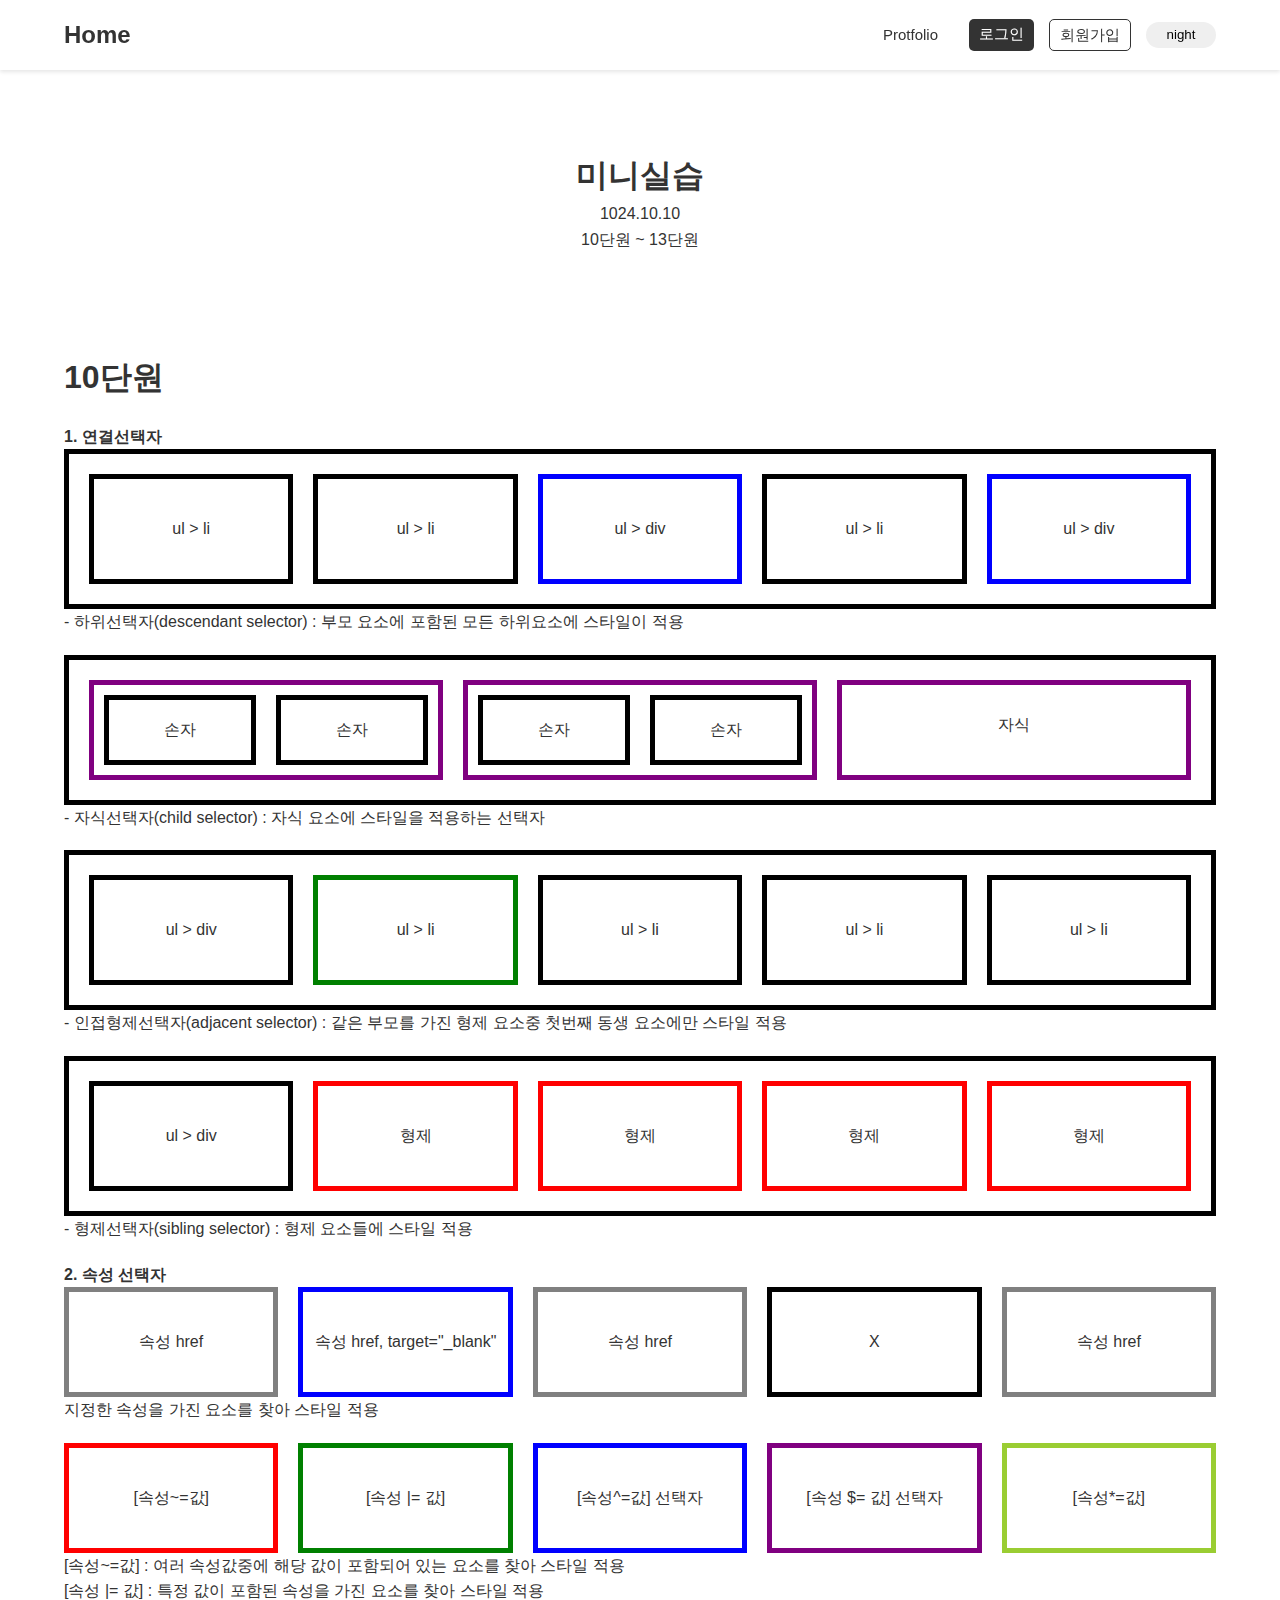
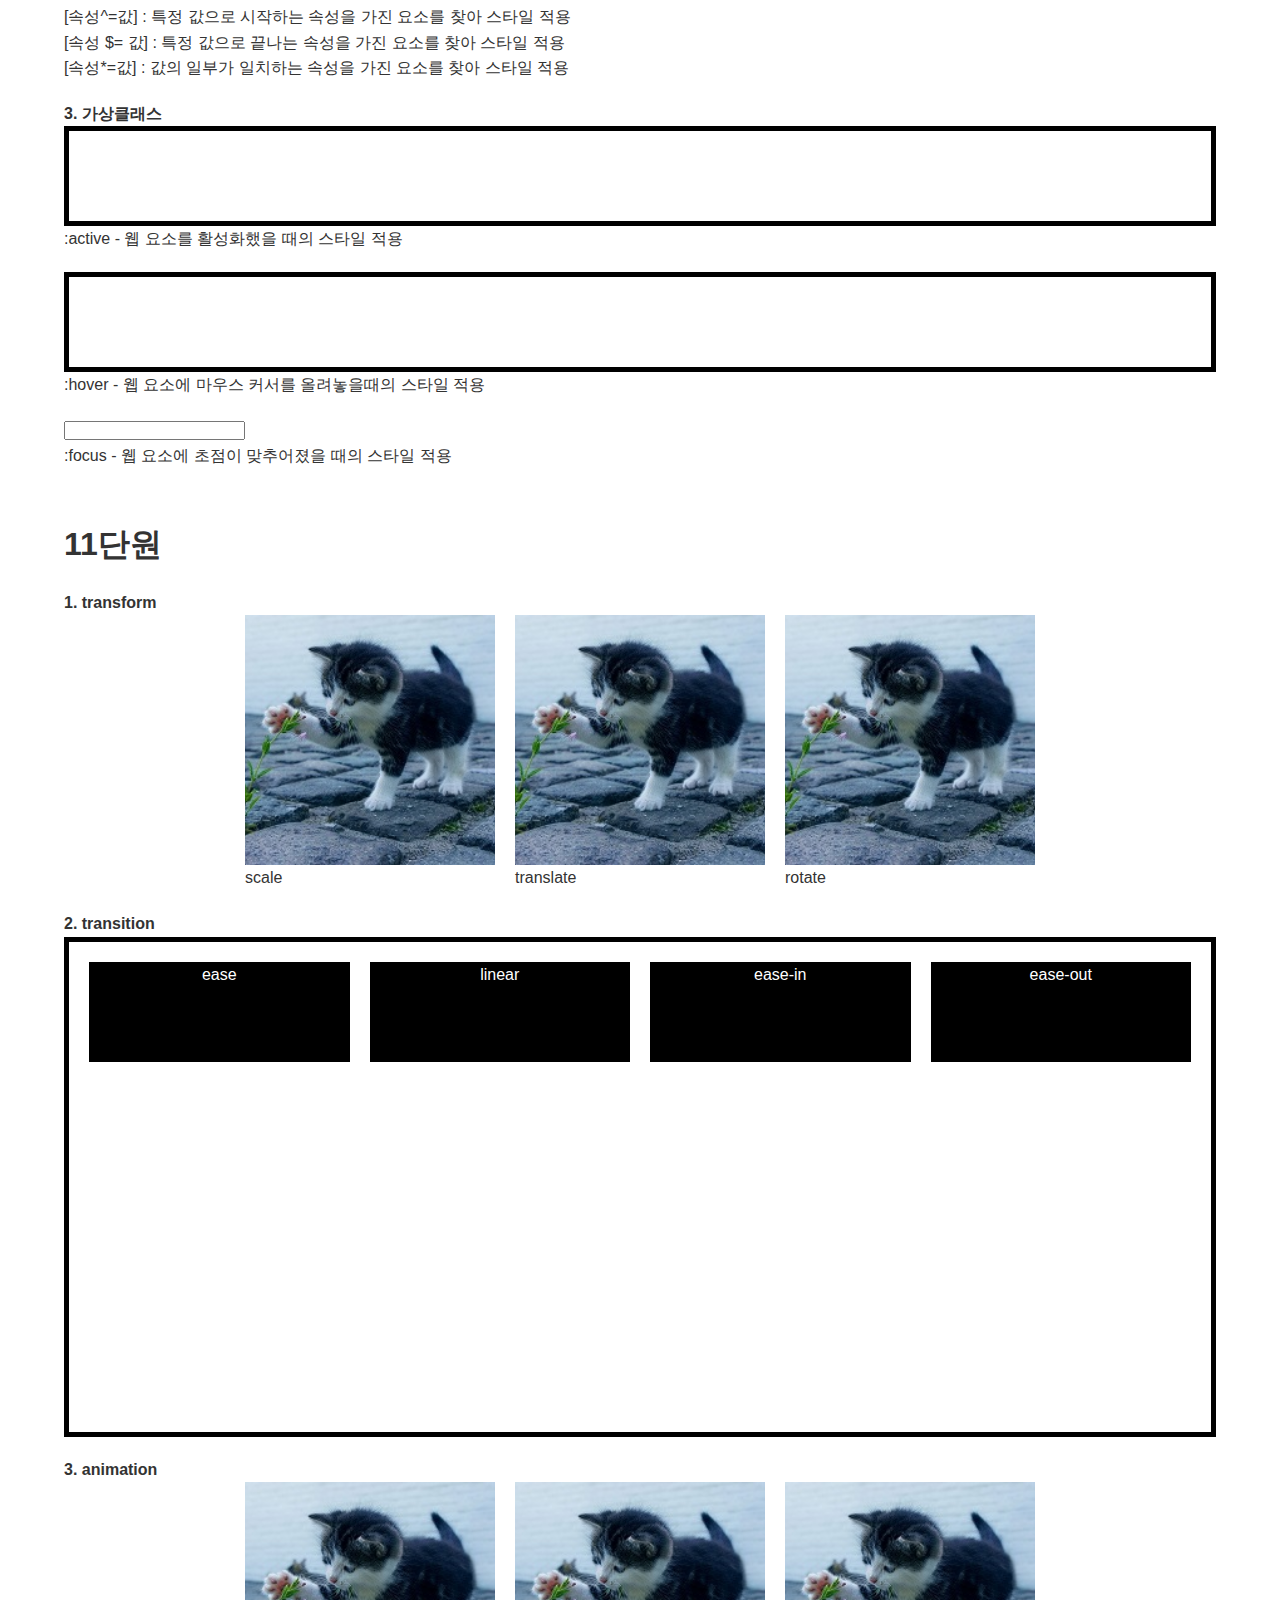
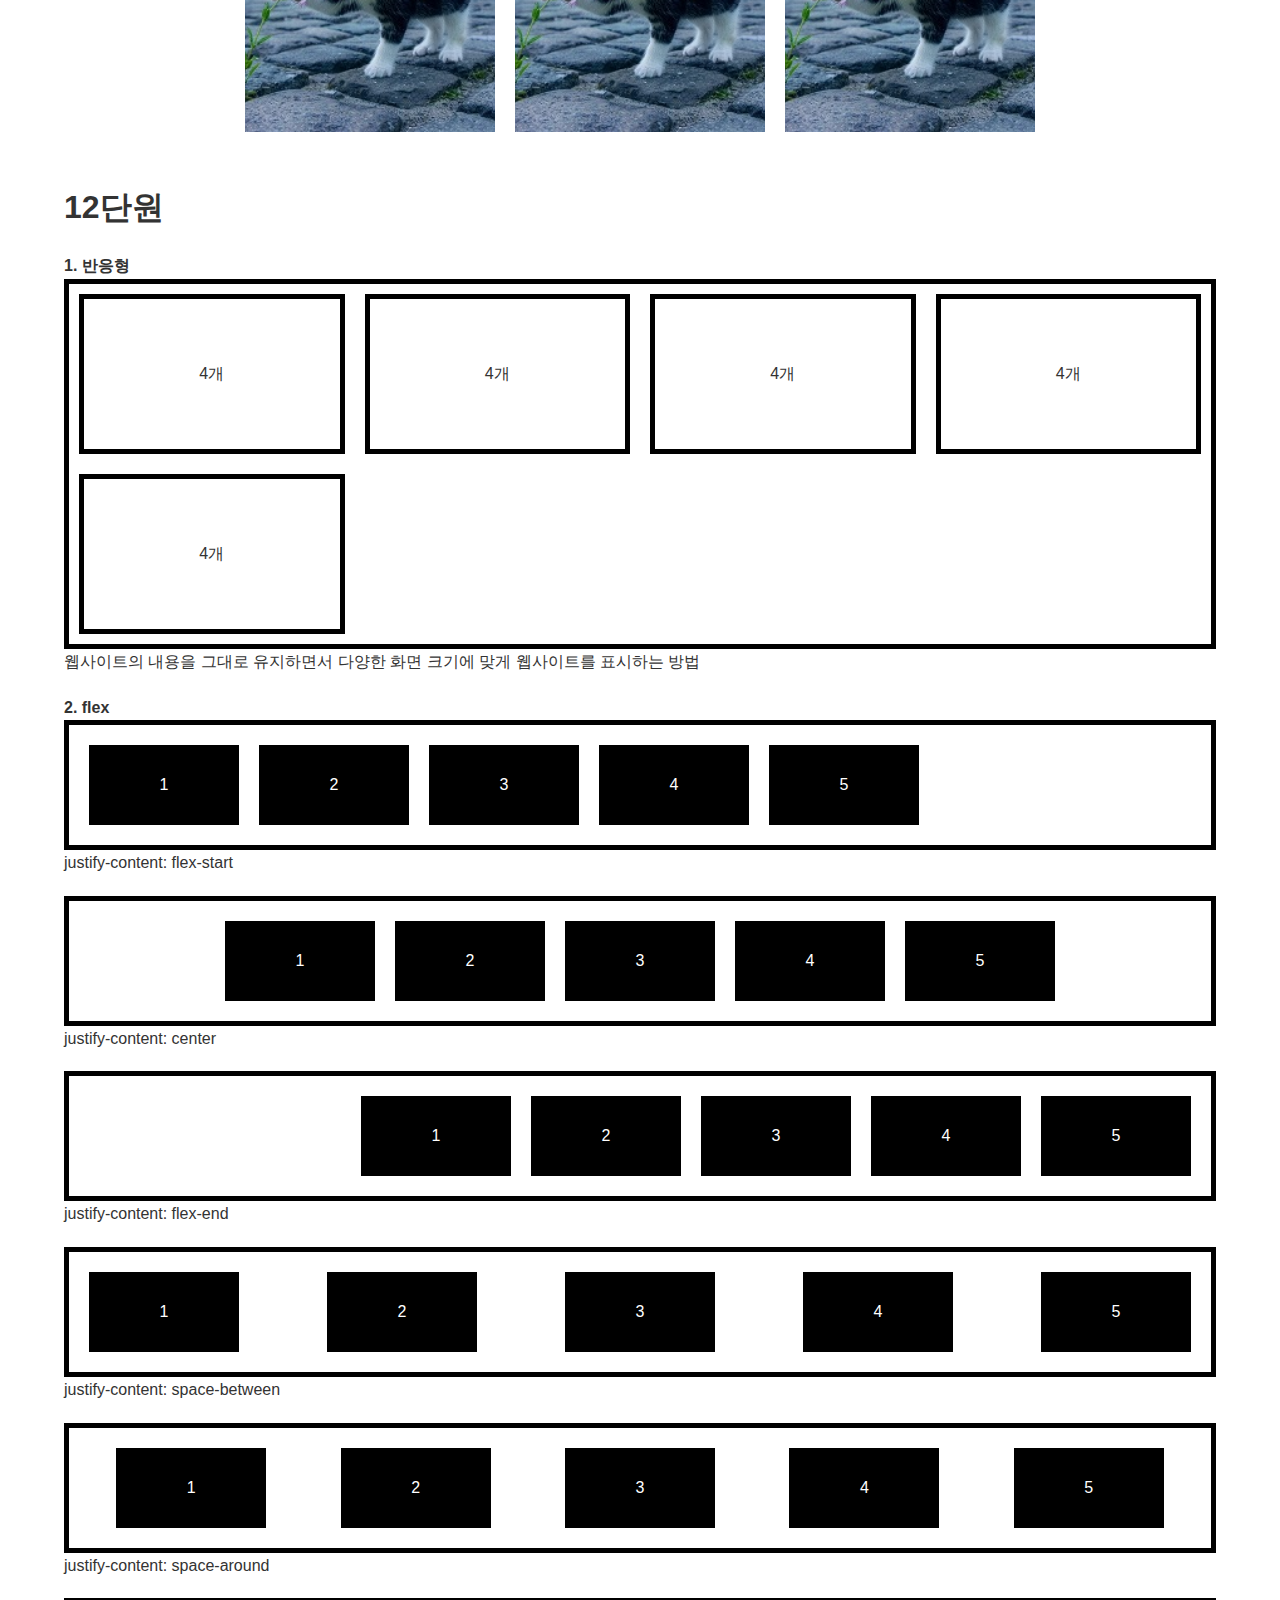
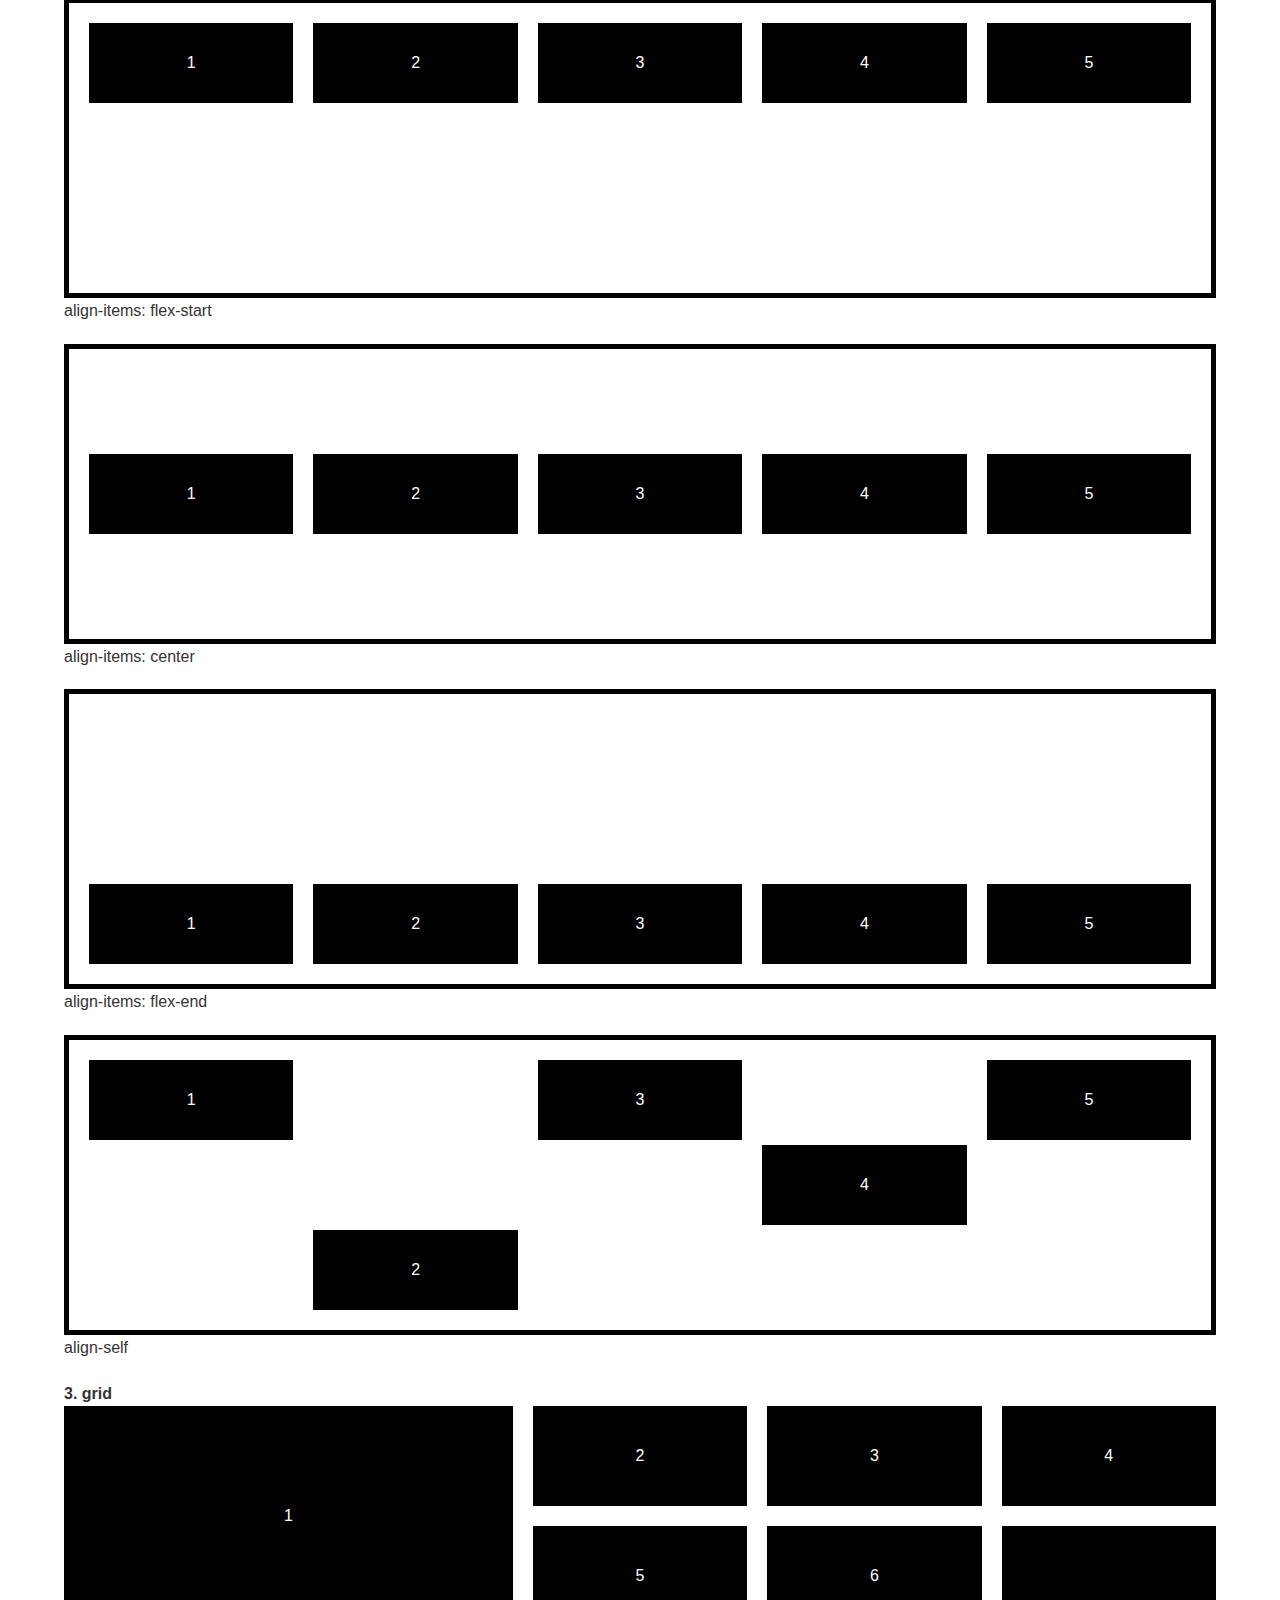
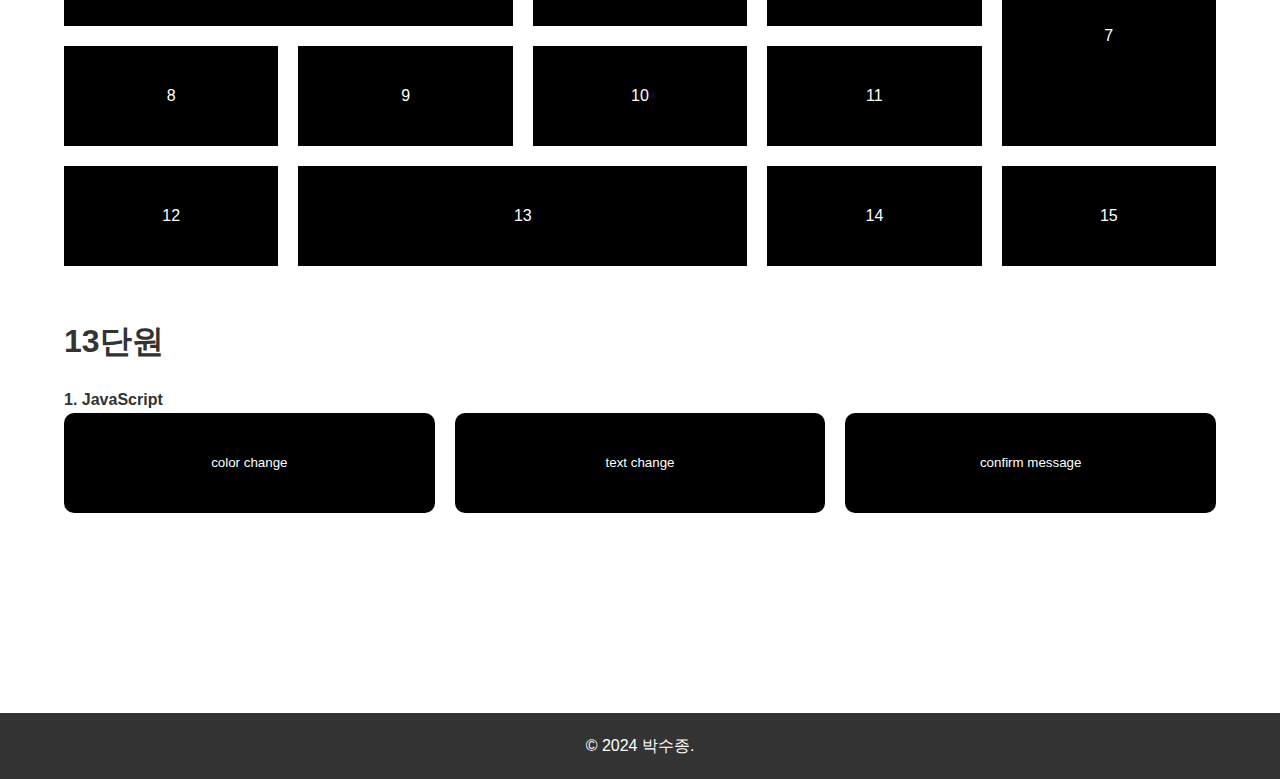
<file: 20401010.html>
<!DOCTYPE html>
<html lang="ko">
<head>
    <meta charset="UTF-8">
    <meta name="viewport" content="width=device-width, initial-scale=1.0">
    <title>포트폴리오</title>
    <link rel="stylesheet" href="./css/style.css">
    <script src="js/colors.js"></script>

    <link rel="stylesheet" href="/css/practice.css">
    <script src="js/practice.js"></script>
</head>
<body>
    <!-- 헤더 -->
    <header>
        <div class="container">
            <nav>
                <div class="logo"><a href="/">Home</a></div>
                <ul id="nav-links">
                    <li><a href="/#portfolio">Protfolio</a></li>
                    <!-- <li><a href="#skills">스킬</a></li> -->
                    <!-- <li><a href="#contact">연락처</a></li> -->
                </ul>
                <ul id="nav-member">
                    <li id="nav-login"><a href="login.html">로그인</a></li>
                    <li id="nav-signup"><a href="join.html">회원가입</a></li>
                </ul>
                <input id="night_day" type="button" value="night" onclick="nightDayHandler(this)">
                <div class="menu-toggle" id="mobile-menu">
                    ☰
                </div>
            </nav>
        </div>
    </header>

    <div id="practice9" class="practice">
        <div class="practiceTit">
            <h1>미니실습</h1>
            <ol>
                <li>1024.10.10</li>
                <li>10단원 ~ 13단원</li>
            </ol>
        </div>
       <section>
        <div class="container">
            <div class="contents">
                <h1>10단원</h1>
                <div id="chap10-1" class="chaper">
                    <h4>1. 연결선택자</h4>
                    <ul>
                        <li>ul > li</li>
                        <li>ul > li</li>
                        <div>ul > div</div>
                        <li>ul > li</li>
                        <div>ul > div</div>
                    </ul>
                    <p>
                        - 하위선택자(descendant selector) : 부모 요소에 포함된 모든 하위요소에 스타일이 적용
                    </p>
                    <ul>
                        <li><span>손자</span><span>손자</span></li>
                        <li><span>손자</span><span>손자</span></li>
                        <li>자식</li>
                    </ul>
                    <p>
                        - 자식선택자(child selector) : 자식 요소에 스타일을 적용하는 선택자
                    </p>
                    <ul>
                        <div>ul > div</div>
                        <li>ul > li</li>
                        <li>ul > li</li>
                        <li>ul > li</li>
                        <li>ul > li</li>
                    </ul>
                    <p>
                        - 인접형제선택자(adjacent selector) : 같은 부모를 가진 형제 요소중 첫번째 동생 요소에만 스타일 적용<br>
                    </p>
                    <ul>
                        <div>ul > div</div>
                        <li>형제</li>
                        <li>형제</li>
                        <li>형제</li>
                        <li>형제</li>
                    </ul>
                    <p>
                        - 형제선택자(sibling selector) : 형제 요소들에 스타일 적용
                    </p>
                </div>
                <div id="chap10-2" class="chaper">
                    <h4>2. 속성 선택자</h4>
                    <ul>
                        <li><a href>속성 href</a></li>
                        <li><a href target="_blank">속성 href, target="_blank"</a></li>
                        <li><a href>속성 href</a></li>
                        <li><a>X</a></li>
                        <li><a href>속성 href</a></li>
                    </ul>
                    <p>
                        지정한 속성을 가진 요소를 찾아 스타일 적용
                    </p>
                    <ul>
                        <li class="test1">[속성~=값]</li>
                        <li class="test2-aa">[속성 |=  값]</li>
                        <li class="test3aa">[속성^=값] 선택자</li>
                        <li class="test4-1 test4">[속성 $=  값] 선택자</li>
                        <li class="aatest5aa">[속성*=값]</li>
                    </ul>
                    <p>
                        [속성~=값] : 여러 속성값중에 해당 값이 포함되어 있는 요소를 찾아 스타일 적용<br>
                        [속성 |=  값] : 특정 값이 포함된 속성을 가진 요소를 찾아 스타일 적용<br>
                        [속성^=값] : 특정 값으로 시작하는 속성을 가진 요소를 찾아 스타일 적용<br>
                        [속성 $=  값] : 특정 값으로 끝나는 속성을 가진 요소를 찾아 스타일 적용<br>
                        [속성*=값] : 값의 일부가 일치하는 속성을 가진 요소를 찾아 스타일 적용
                    </p>
                </div>
                <div id="chap10-3" class="chaper">
                    <h4>3. 가상클래스</h4>
                    <div></div>
                    <p>
                        :active - 웹 요소를 활성화했을 때의 스타일 적용<br>
                    </p>
                    <div></div>
                    <p>
                        :hover - 웹 요소에 마우스 커서를 올려놓을때의 스타일 적용<br>
                    </p>
                    <input type="text">
                    <p>
                        :focus - 웹 요소에 초점이 맞추어졌을 때의 스타일 적용
                    </p>
                </div>
            </div>

            <div class="contents">
                <h1>11단원</h1>
                <div id="chap11-1" class="chaper">
                    <h4>1. transform</h4>
                    <ul>
                        <li class="scale"><div class="img"><img src="/img/cat.jpg" alt=""></div><div class="txt">scale</div></li>
                        <li class="translate"><div class="img"><img src="/img/cat.jpg" alt=""></div><div class="txt">translate</div></li>
                        <li class="rotate"><div class="img"><img src="/img/cat.jpg" alt=""></div><div class="txt">rotate</div></li>
                    </ul>
                </div>
                <div id="chap11-2" class="chaper">
                    <h4>2. transition</h4>
                    <ul>
                        <li class="ease"><div>ease</div></li>
                        <li class="linear"><div>linear</div></li>
                        <li class="ease-in"><div>ease-in</div></li>
                        <li class="ease-out"><div>ease-out</div></li>
                    </ul>
                </div>
                <div id="chap11-3" class="chaper">
                    <h4>3. animation</h4>
                    <ul>
                        <li></li>
                        <li></li>
                        <li></li>
                    </ul>
                </div>
            </div>

            <div class="contents">
                <h1>12단원</h1>
                <div id="chap12-1" class="chaper">
                    <h4>1. 반응형</h4>
                    <ul>
                        <li><div></div></li>
                        <li><div></div></li>
                        <li><div></div></li>
                        <li><div></div></li>
                        <li><div></div></li>
                    </ul>
                    <p>웹사이트의 내용을 그대로 유지하면서 다양한 화면 크기에 맞게 웹사이트를 표시하는 방법</p>
                </div>
                <div id="chap12-2" class="chaper">
                    <h4>2. flex</h4>
                    <ul>
                        <li>1</li>
                        <li>2</li>
                        <li>3</li>
                        <li>4</li>
                        <li>5</li>
                    </ul>
                    <p>justify-content: flex-start</p>
                    <ul>
                        <li>1</li>
                        <li>2</li>
                        <li>3</li>
                        <li>4</li>
                        <li>5</li>
                    </ul>
                    <p>justify-content: center</p>
                    <ul>
                        <li>1</li>
                        <li>2</li>
                        <li>3</li>
                        <li>4</li>
                        <li>5</li>
                    </ul>
                    <p>justify-content: flex-end</p>
                    <ul>
                        <li>1</li>
                        <li>2</li>
                        <li>3</li>
                        <li>4</li>
                        <li>5</li>
                    </ul>
                    <p>justify-content: space-between</p>
                    <ul>
                        <li>1</li>
                        <li>2</li>
                        <li>3</li>
                        <li>4</li>
                        <li>5</li>
                    </ul>
                    <p>justify-content: space-around</p>
                    <ul>
                        <li>1</li>
                        <li>2</li>
                        <li>3</li>
                        <li>4</li>
                        <li>5</li>
                    </ul>
                    <p>align-items: flex-start</p>
                    <ul>
                        <li>1</li>
                        <li>2</li>
                        <li>3</li>
                        <li>4</li>
                        <li>5</li>
                    </ul>
                    <p>align-items: center</p>
                    <ul>
                        <li>1</li>
                        <li>2</li>
                        <li>3</li>
                        <li>4</li>
                        <li>5</li>
                    </ul>
                    <p>align-items: flex-end</p>
                    <ul>
                        <li>1</li>
                        <li>2</li>
                        <li>3</li>
                        <li>4</li>
                        <li>5</li>
                    </ul>
                    <p>align-self</p>

                </div>
                <div id="chap12-3" class="chaper">
                    <h4>3. grid</h4>
                    <ul>
                        <li><div>1</div></li>
                        <li><div>2</div></li>
                        <li><div>3</div></li>
                        <li><div>4</div></li>
                        <li><div>5</div></li>
                        <li><div>6</div></li>
                        <li><div>7</div></li>
                        <li><div>8</div></li>
                        <li><div>9</div></li>
                        <li><div>10</div></li>
                        <li><div>11</div></li>
                        <li><div>12</div></li>
                        <li><div>13</div></li>
                        <li><div>14</div></li>
                        <li><div>15</div></li>
                    </ul>
                </div>
            </div>

            <div class="contents">
                <h1>13단원</h1>
                <div id="chap13-1" class="chaper">
                    <h4>1. JavaScript</h4>
                    <ul>
                        <li><button id="chap13Color" value="default" onclick="practiceColor()">color change</button></li>
                        <li><button id="chap13Text" onclick="practiceText()">text change</button></li>
                        <li><button id="chap13Confirm" onclick="practiceConfirm()">confirm message</button></li>
                    </ul>
                    <p></p>
                </div>
            </div>

        </div>
       </section>
    </div>

    <!-- 푸터 -->
    <footer>
        <div class="container">
            <p>© 2024 박수종.</p>
        </div>
    </footer>

    <!-- 자바스크립트: 모바일 메뉴 토글 -->
    <script>
        const menuToggle = document.getElementById('mobile-menu');
        const navLinks = document.getElementById('nav-links');

        menuToggle.addEventListener('click', () => {
            navLinks.classList.toggle('active');
        });
    </script>
</body>

</html>
</file>
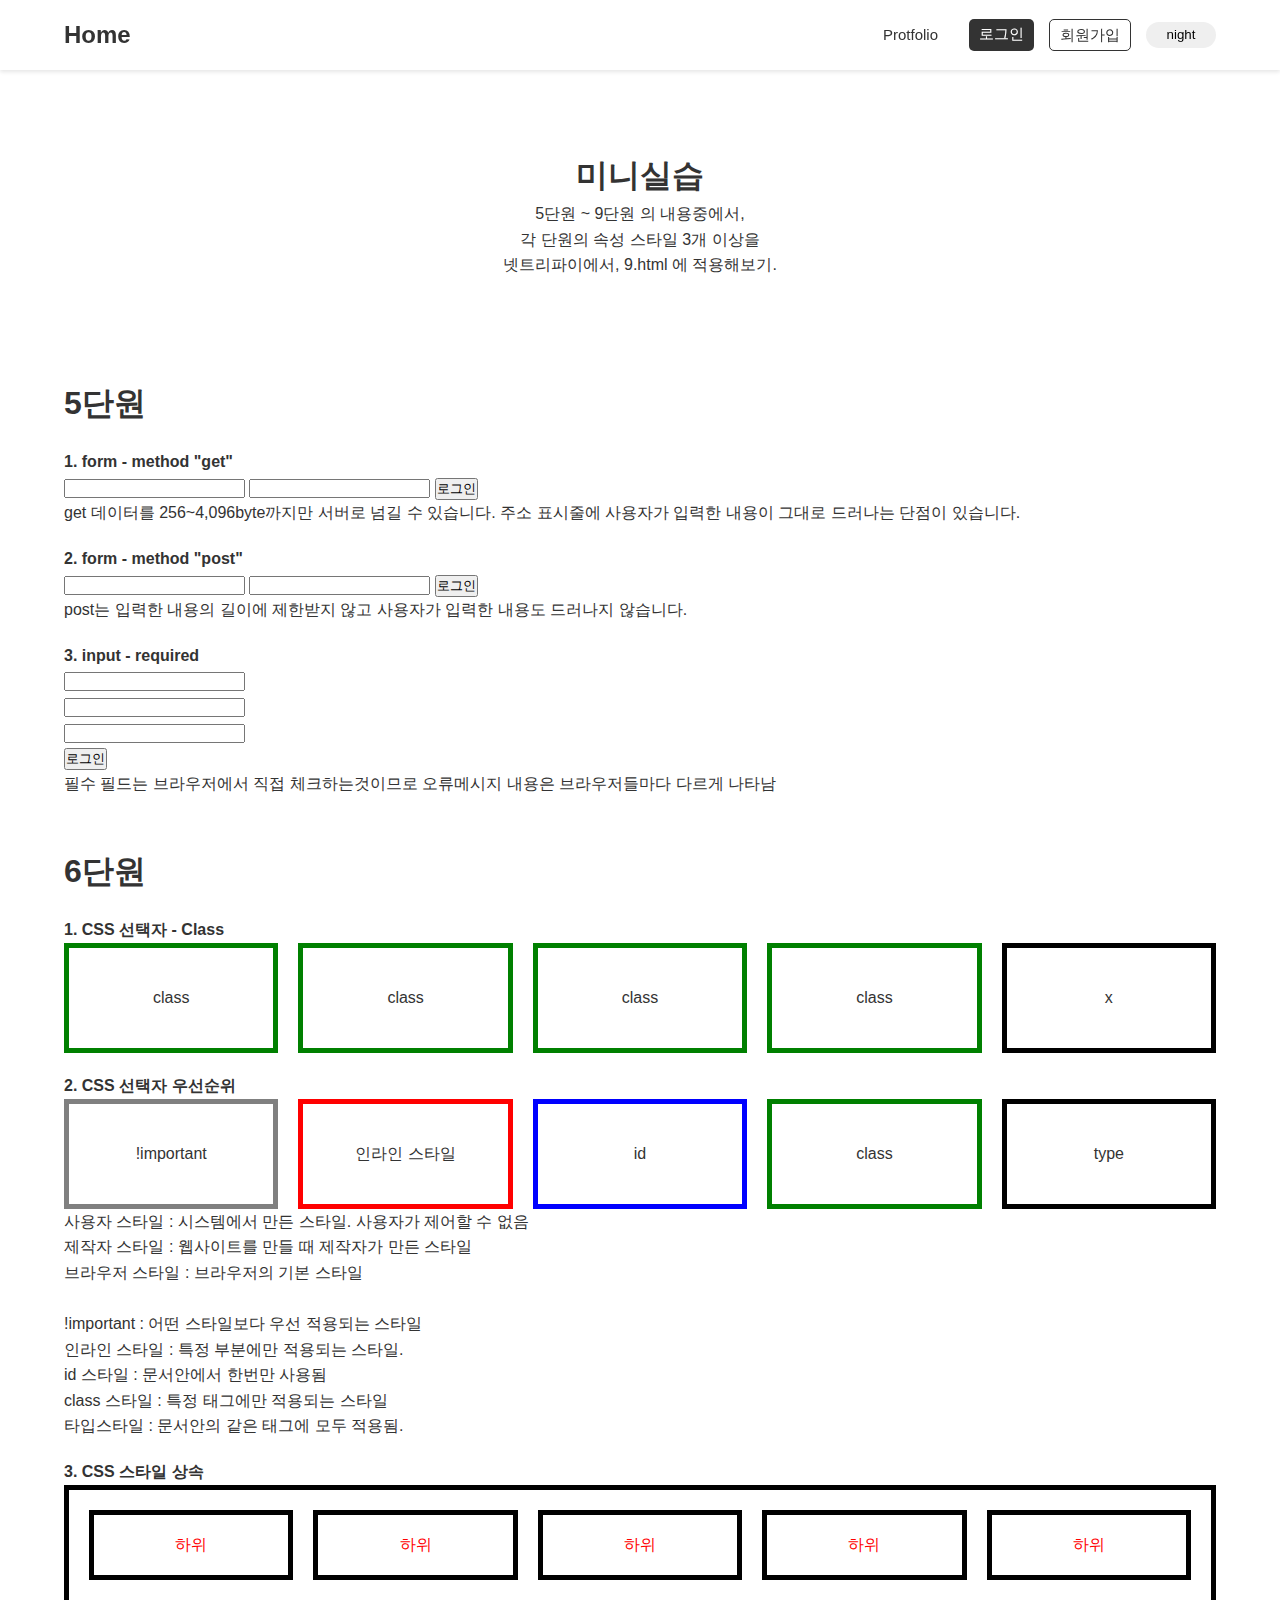
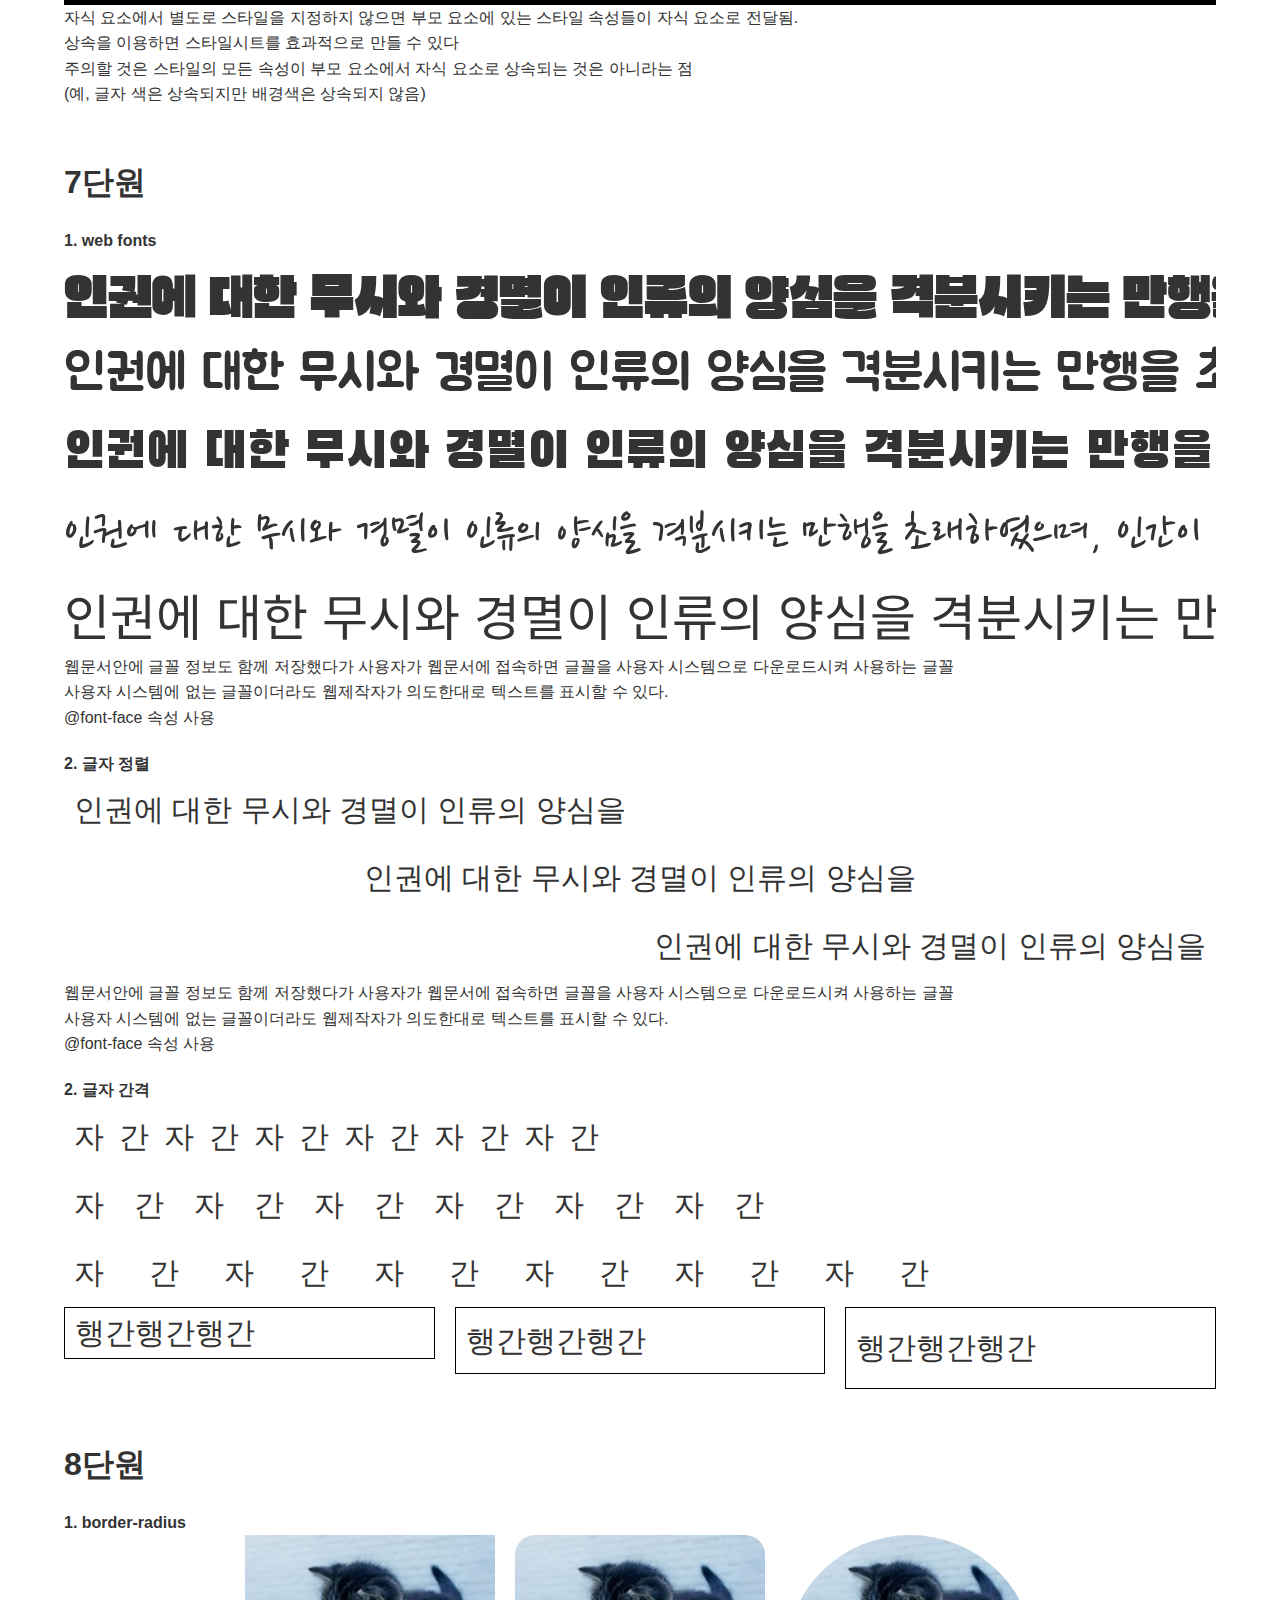
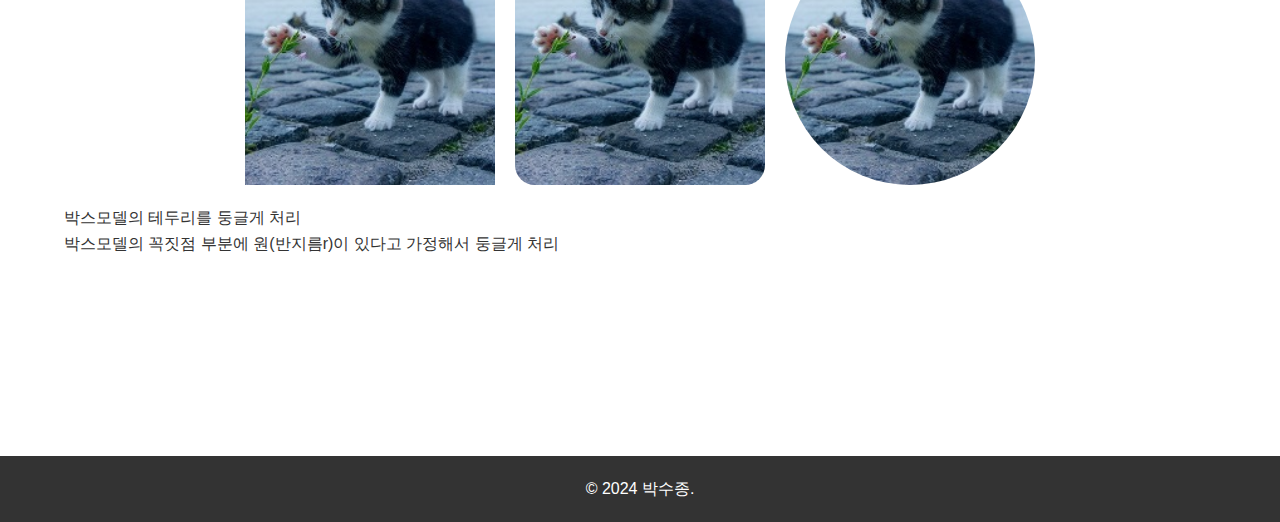
<file: 9.html>
<!DOCTYPE html>
<html lang="ko">
<head>
    <meta charset="UTF-8">
    <meta name="viewport" content="width=device-width, initial-scale=1.0">
    <title>포트폴리오</title>
    <link rel="stylesheet" href="./css/style.css">
    <script src="js/colors.js"></script>

    <link rel="stylesheet" href="/css/practice.css">
</head>
<body>
    <!-- 헤더 -->
    <header>
        <div class="container">
            <nav>
                <div class="logo"><a href="/">Home</a></div>
                <ul id="nav-links">
                    <li><a href="/#portfolio">Protfolio</a></li>
                    <!-- <li><a href="#skills">스킬</a></li> -->
                    <!-- <li><a href="#contact">연락처</a></li> -->
                </ul>
                <ul id="nav-member">
                    <li id="nav-login"><a href="login.html">로그인</a></li>
                    <li id="nav-signup"><a href="join.html">회원가입</a></li>
                </ul>
                <input id="night_day" type="button" value="night" onclick="nightDayHandler(this)">
                <div class="menu-toggle" id="mobile-menu">
                    ☰
                </div>
            </nav>
        </div>
    </header>

    <div id="practice9" class="practice">
        <div class="practiceTit">
            <h1>미니실습</h1>
            <ol>
                <li>5단원 ~ 9단원 의 내용중에서,</li>
                <li>각 단원의 속성 스타일 3개 이상을</li>
                <li>넷트리파이에서, 9.html 에 적용해보기.</li>
            </ol>
        </div>
       <section>
        <div class="container">
            <div class="contents">
                <h1>5단원</h1>
                <div id="chap5-1" class="chaper">
                    <h4>1. form - method "get"</h4>
                    <form name="practice" method="get" action="">
                        <input type="text" name="" id="userId">
                        <input type="text" name="" id="userPass">
                        
                        <input type="submit" value="로그인">
                    </form>
                    <p>
                        get 데이터를 256~4,096byte까지만 서버로 넘길 수 있습니다. 주소 표시줄에 사용자가 입력한 내용이 그대로 드러나는 단점이 있습니다.
                    </p>
                </div>
                <div id="chap5-2" class="chaper">
                    <h4>2. form - method "post"</h4>
                    <form name="practice" method="post" action="">
                        <input type="text" name="" id="userId1">
                        <input type="text" name="" id="userPass1">

                        <input type="submit" value="로그인">
                    </form>
                    <p>
                        post는 입력한 내용의 길이에 제한받지 않고 사용자가 입력한 내용도 드러나지 않습니다.
                    </p>
                </div>
                <div id="chap5-3" class="chaper">
                    <h4>3. input - required</h4>
                    <form action="">
                        <ul>
                            <li><input type="text" id="userId2" required></li>
                            <li><input type="email" id="userEmail2" required></li>
                            <li><input type="tel" id="userTel2" required></li>
                        </ul>
                        <input type="submit" value="로그인">
                    </form>
                    <p>
                        필수 필드는 브라우저에서 직접 체크하는것이므로 오류메시지 내용은 브라우저들마다 다르게 나타남                        
                    </p>
                </div>
            </div>

            <div class="contents">
                <h1>6단원</h1>
                <div id="chap6-1" class="chaper">
                    <h4>1. CSS 선택자 - Class</h4>
                    <ul>
                        <li class="textClass">class</li>
                        <li class="textClass">class</li>
                        <li class="textClass">class</li>
                        <li class="textClass">class</li>
                        <li>x</li>
                    </ul>
                </div>
                <div id="chap6-2" class="chaper">
                    <h4>2. CSS 선택자 우선순위</h4>
                    <ul>
                        <li class="textClass">!important</li>
                        <li style="border: 5px solid red;">인라인 스타일</li>
                        <li class="textClass" id="testId">id</li>
                        <li class="textClass">class</li>
                        <li>type</li>
                    </ul>
                    <p>
                        사용자 스타일 : 시스템에서 만든 스타일. 사용자가 제어할 수 없음<br>
                        제작자 스타일 : 웹사이트를 만들 때 제작자가 만든 스타일<br>
                        브라우저 스타일 : 브라우저의 기본 스타일<br>
                        <br>
                        !important : 어떤 스타일보다 우선 적용되는 스타일<br>
                        인라인 스타일 : 특정 부분에만 적용되는 스타일. <br>
                        id 스타일 : 문서안에서 한번만 사용됨<br>
                        class 스타일 : 특정 태그에만 적용되는 스타일<br>
                        타입스타일 : 문서안의 같은 태그에 모두 적용됨.
                    </p>
                </div>
                <div id="chap6-3" class="chaper">
                    <h4>3. CSS 스타일 상속</h4>
                    <ul>
                        <li>하위</li>
                        <li>하위</li>
                        <li>하위</li>
                        <li>하위</li>
                        <li>하위</li>
                    </ul>
                    <p>
                        자식 요소에서 별도로 스타일을 지정하지 않으면 부모 요소에 있는 스타일 속성들이 자식 요소로 전달됨.<br>
                        상속을 이용하면 스타일시트를 효과적으로 만들 수 있다<br>
                        주의할 것은 스타일의 모든 속성이 부모 요소에서 자식 요소로 상속되는 것은 아니라는 점<br>
                        (예, 글자 색은 상속되지만 배경색은 상속되지 않음)
                    </p>
                </div>
            </div>

            <div class="contents">
                <h1>7단원</h1>
                <div id="chap7-1" class="chaper">
                    <h4>1. web fonts</h4>
                    <ul>
                        <li style="font-family: 'Gasoek One', sans-serif;">인권에 대한 무시와 경멸이 인류의 양심을 격분시키는 만행을 초래하였으며, 인간이 언론과 신앙의 자유, 그리고 공포와</li>
                        <li style="font-family: 'Jua', sans-serif;">인권에 대한 무시와 경멸이 인류의 양심을 격분시키는 만행을 초래하였으며, 인간이 언론과 신앙의 자유, 그리고 공포와</li>
                        <li style="font-family: 'Black Han Sans', sans-serif;">인권에 대한 무시와 경멸이 인류의 양심을 격분시키는 만행을 초래하였으며, 인간이 언론과 신앙의 자유, 그리고 공포와</li>
                        <li style="font-family: 'Nanum Pen Script', sans-serif;">인권에 대한 무시와 경멸이 인류의 양심을 격분시키는 만행을 초래하였으며, 인간이 언론과 신앙의 자유, 그리고 공포와</li>
                        <li style="font-family: 'Noto Sans KR', sans-serif;">인권에 대한 무시와 경멸이 인류의 양심을 격분시키는 만행을 초래하였으며, 인간이 언론과 신앙의 자유, 그리고 공포와</li>
                    </ul>
                    <p>
                        웹문서안에 글꼴 정보도 함께 저장했다가 사용자가 웹문서에 접속하면 글꼴을 사용자 시스템으로 다운로드시켜 사용하는 글꼴<br>
                        사용자 시스템에 없는 글꼴이더라도 웹제작자가 의도한대로 텍스트를 표시할 수 있다.<br>
                        @font-face 속성 사용
                    </p>
                </div>
                <div id="chap7-2" class="chaper">
                    <h4>2. 글자 정렬</h4>
                    <ul>
                        <li style="text-align: left;">인권에 대한 무시와 경멸이 인류의 양심을</li>
                        <li style="text-align: center;">인권에 대한 무시와 경멸이 인류의 양심을</li>
                        <li style="text-align: right;">인권에 대한 무시와 경멸이 인류의 양심을</li>
                    <p>
                        웹문서안에 글꼴 정보도 함께 저장했다가 사용자가 웹문서에 접속하면 글꼴을 사용자 시스템으로 다운로드시켜 사용하는 글꼴<br>
                        사용자 시스템에 없는 글꼴이더라도 웹제작자가 의도한대로 텍스트를 표시할 수 있다.<br>
                        @font-face 속성 사용
                    </p>
                </div>
                <div id="chap7-2" class="chaper">
                    <h4>2. 글자 간격</h4>
                    <ul>
                        <li style="letter-spacing: 0.5em">자간자간자간자간자간자간</li>
                        <li style="letter-spacing: 1em">자간자간자간자간자간자간</li>
                        <li style="letter-spacing: 1.5em">자간자간자간자간자간자간</li>
                    </ul>
                    <ul style="display: flex; align-items: flex-start; gap: 20px;">
                        <li style="flex: 1; line-height: 1em; border: 1px solid black;">행간행간행간</li>
                        <li style="flex: 1; line-height: 1.5em; border: 1px solid black;">행간행간행간</li>
                        <li style="flex: 1; line-height: 2em; border: 1px solid black;">행간행간행간</li>
                    </ul>
                </div>
            </div>

            <div class="contents">
                <h1>8단원</h1>
                <div id="chap8-1" class="chaper">
                    <h4>1. border-radius</h4>
                    <ul>
                        <li></li>
                        <li></li>
                        <li></li>
                    </ul>
                </div>
                <p>
                    박스모델의 테두리를 둥글게 처리<br>
                    박스모델의 꼭짓점 부분에 원(반지름r)이 있다고 가정해서 둥글게 처리
                </p>
            </div>
        </div>
       </section>
    </div>

    <!-- 푸터 -->
    <footer>
        <div class="container">
            <p>© 2024 박수종.</p>
        </div>
    </footer>

    <!-- 자바스크립트: 모바일 메뉴 토글 -->
    <script>
        const menuToggle = document.getElementById('mobile-menu');
        const navLinks = document.getElementById('nav-links');

        menuToggle.addEventListener('click', () => {
            navLinks.classList.toggle('active');
        });
    </script>
</body>

</html>
</file>
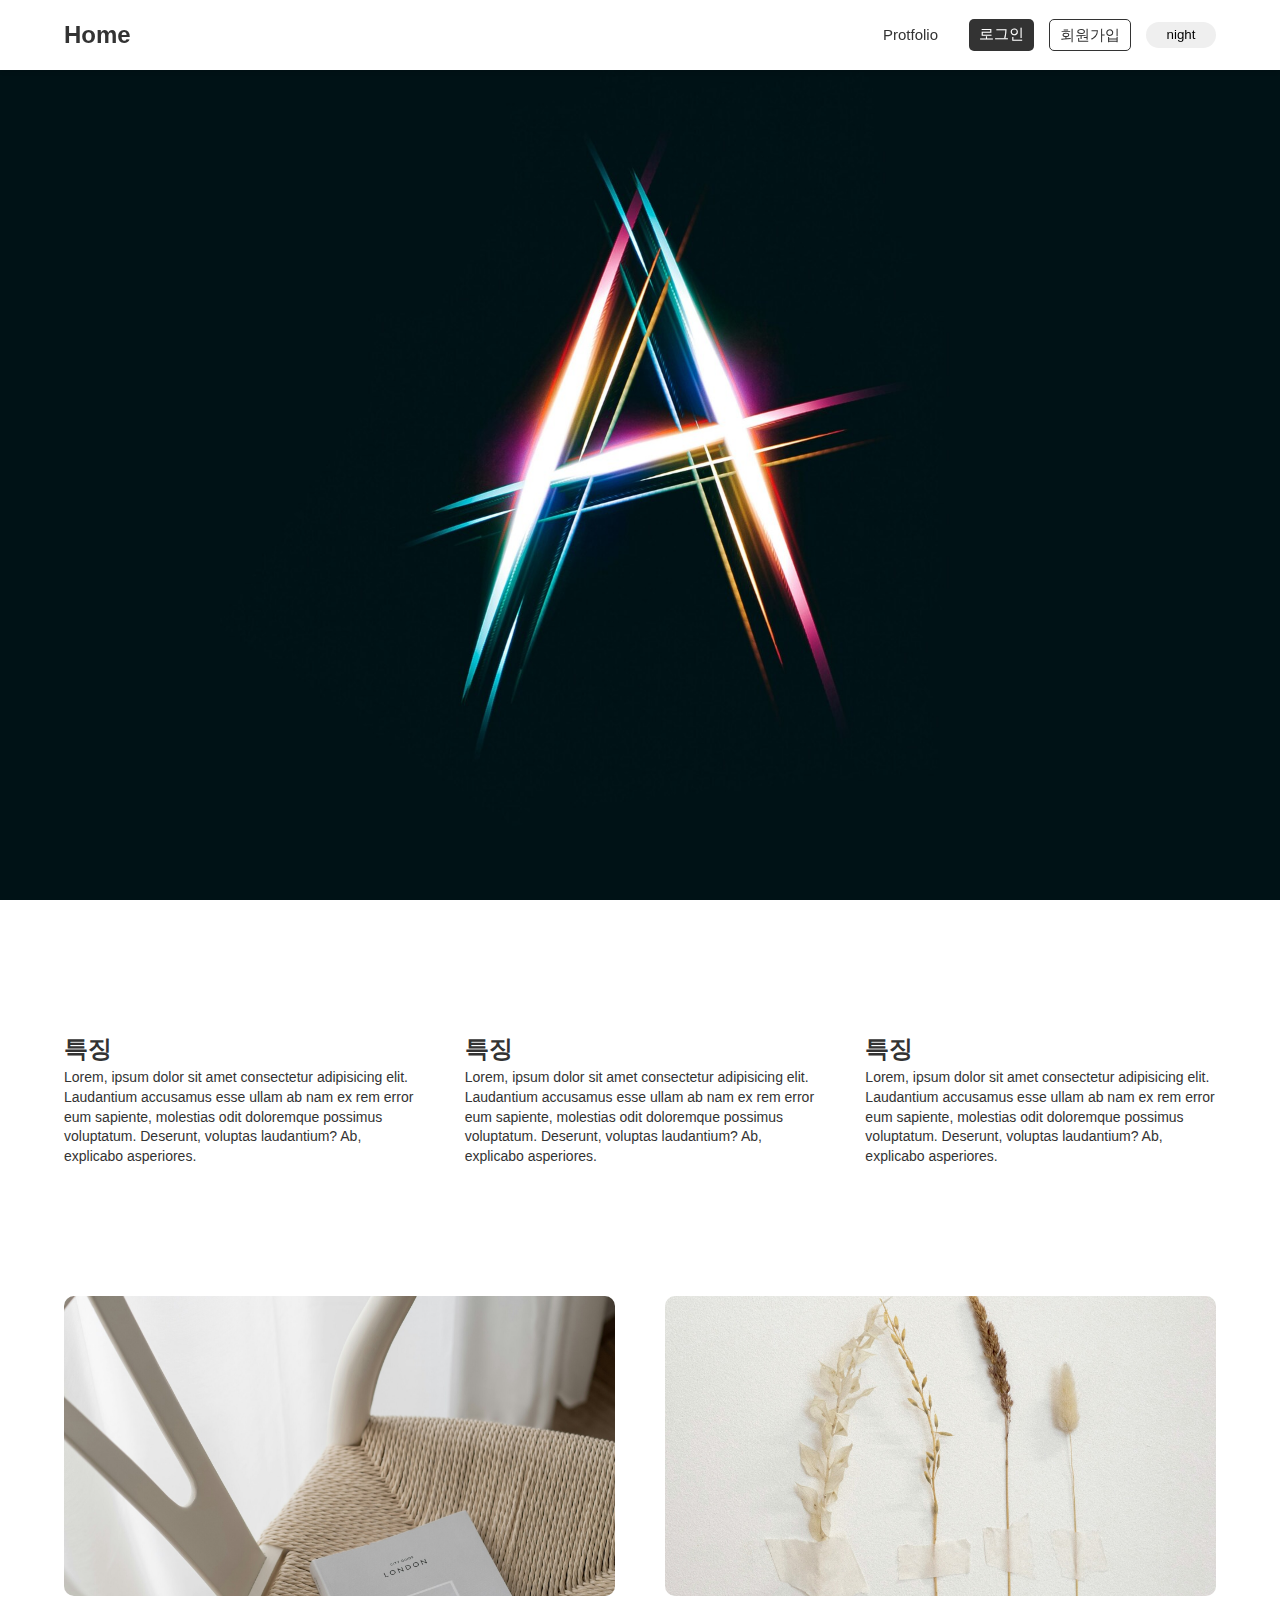
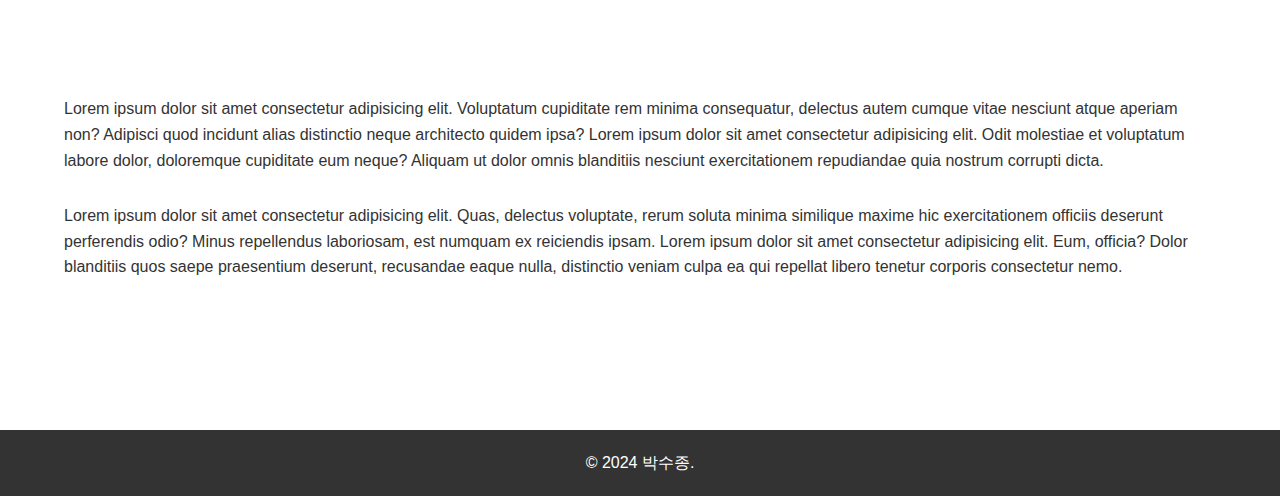
<file: detail.html>
<!DOCTYPE html>
<html lang="ko">
<head>
    <meta charset="UTF-8">
    <meta name="viewport" content="width=device-width, initial-scale=1.0">
    <title>포트폴리오</title>
    <link rel="stylesheet" href="./css/style.css">
    <script src="js/colors.js"></script>
</head>
<body>
    <!-- 헤더 -->
    <header>
        <div class="container">
            <nav>
                <div class="logo"><a href="/">Home</a></div>
                <ul id="nav-links">
                    <li><a href="/#portfolio">Protfolio</a></li>
                    <!-- <li><a href="#skills">스킬</a></li> -->
                    <!-- <li><a href="#contact">연락처</a></li> -->
                </ul>
                <ul id="nav-member">
                    <li id="nav-login"><a href="login.html">로그인</a></li>
                    <li id="nav-signup"><a href="join.html">회원가입</a></li>
                </ul>
                <input id="night_day" type="button" value="night" onclick="nightDayHandler(this)">
                <div class="menu-toggle" id="mobile-menu">
                    ☰
                </div>
            </nav>
        </div>
    </header>

    <div id="view">
        <div class="view-visual">
            <img src="/img/portfolio04.jpg" alt="프로젝트">
        </div>

        <div class="view-feature">
            <div class="container">
                <div class="feature-wrap">
                    <div class="card">
                        <h2>특징</h2>
                        <p>Lorem, ipsum dolor sit amet consectetur adipisicing elit. Laudantium accusamus esse ullam ab nam ex rem error eum sapiente, molestias odit doloremque possimus voluptatum. Deserunt, voluptas laudantium? Ab, explicabo asperiores.</p>
                    </div>
                    <div class="card">
                        <h2>특징</h2>
                        <p>Lorem, ipsum dolor sit amet consectetur adipisicing elit. Laudantium accusamus esse ullam ab nam ex rem error eum sapiente, molestias odit doloremque possimus voluptatum. Deserunt, voluptas laudantium? Ab, explicabo asperiores.</p>
                    </div>
                    <div class="card">
                        <h2>특징</h2>
                        <p>Lorem, ipsum dolor sit amet consectetur adipisicing elit. Laudantium accusamus esse ullam ab nam ex rem error eum sapiente, molestias odit doloremque possimus voluptatum. Deserunt, voluptas laudantium? Ab, explicabo asperiores.</p>
                    </div>
                </div>
            </div>
        </div>

        <div class="view-picture">
            <div class="container">
                <div class="picture-wrap">
                    <div class="card"><img src="/img/portfolio05.jpg" alt=""></div>
                    <div class="card"><img src="/img/portfolio06.jpg" alt=""></div>
                </div>
            </div>
        </div>

        <div class="view-text">
            <div class="container">
                <p>Lorem ipsum dolor sit amet consectetur adipisicing elit. Voluptatum cupiditate rem minima consequatur, delectus autem cumque vitae nesciunt atque aperiam non? Adipisci quod incidunt alias distinctio neque architecto quidem ipsa? Lorem ipsum dolor sit amet consectetur adipisicing elit. Odit molestiae et voluptatum labore dolor, doloremque cupiditate eum neque? Aliquam ut dolor omnis blanditiis nesciunt exercitationem repudiandae quia nostrum corrupti dicta.</p>
                <p>Lorem ipsum dolor sit amet consectetur adipisicing elit. Quas, delectus voluptate, rerum soluta minima similique maxime hic exercitationem officiis deserunt perferendis odio? Minus repellendus laboriosam, est numquam ex reiciendis ipsam. Lorem ipsum dolor sit amet consectetur adipisicing elit. Eum, officia? Dolor blanditiis quos saepe praesentium deserunt, recusandae eaque nulla, distinctio veniam culpa ea qui repellat libero tenetur corporis consectetur nemo.</p>
            </div>
        </div>
    </div>

    <!-- 푸터 -->
    <footer>
        <div class="container">
            <p>© 2024 박수종.</p>
        </div>
    </footer>

    <!-- 자바스크립트: 모바일 메뉴 토글 -->
    <script>
        const menuToggle = document.getElementById('mobile-menu');
        const navLinks = document.getElementById('nav-links');

        menuToggle.addEventListener('click', () => {
            navLinks.classList.toggle('active');
        });
    </script>
</body>

</html>
</file>
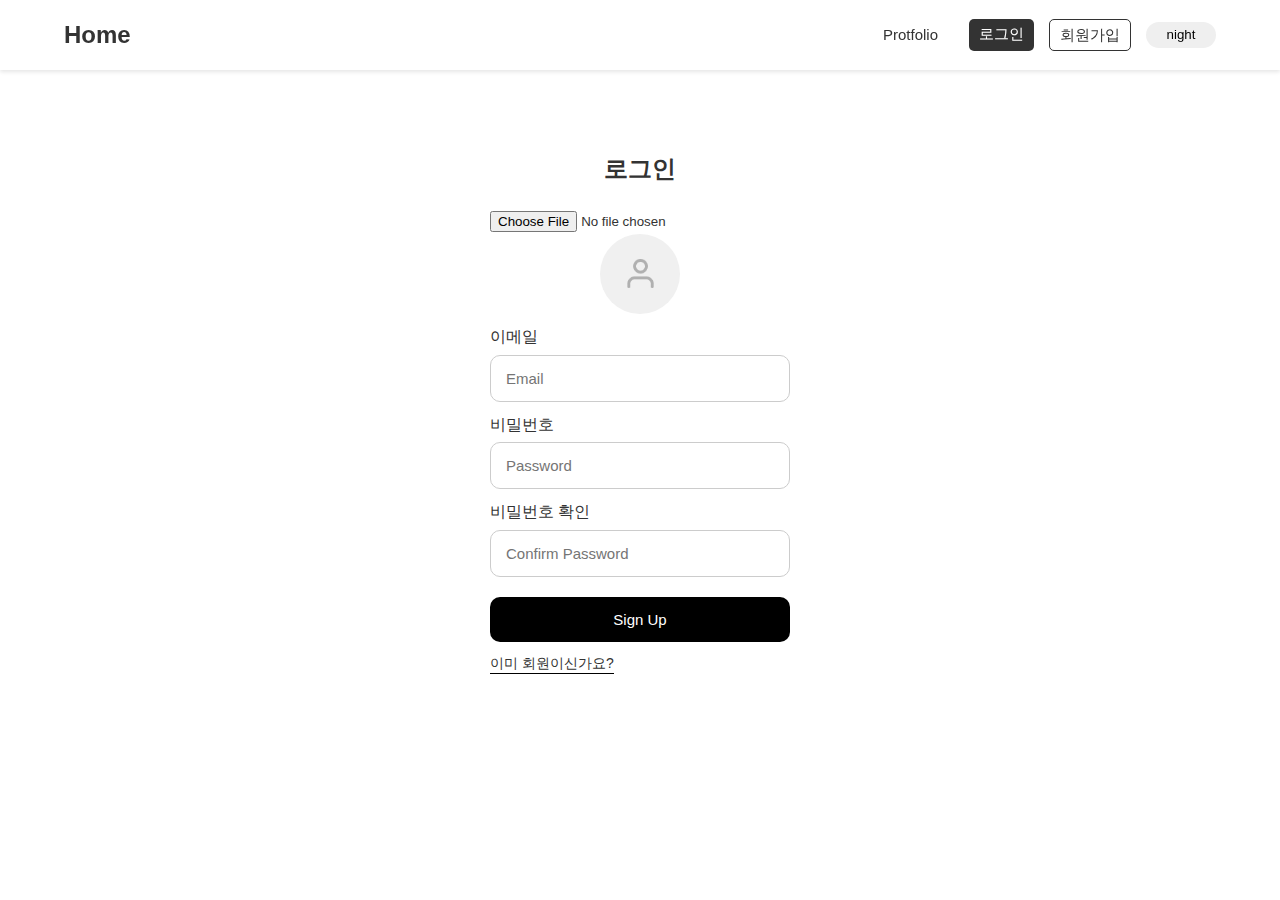
<file: join.html>
<!DOCTYPE html>
<html lang="ko">
<head>
    <meta charset="UTF-8">
    <meta name="viewport" content="width=device-width, initial-scale=1.0">
    <title>포트폴리오</title>
    <link rel="stylesheet" href="./css/style.css">
    <script src="js/colors.js"></script>
</head>
<body>
    <!-- 헤더 -->
    <header>
        <div class="container">
            <nav>
                <div class="logo"><a href="/">Home</a></div>
                <ul id="nav-links">
                    <li><a href="/#portfolio">Protfolio</a></li>
                    <!-- <li><a href="#skills">스킬</a></li> -->
                    <!-- <li><a href="#contact">연락처</a></li> -->
                </ul>
                <ul id="nav-member">
                    <li id="nav-login"><a href="login.html">로그인</a></li>
                    <li id="nav-signup"><a href="join.html">회원가입</a></li>
                </ul>
                <input id="night_day" type="button" value="night" onclick="nightDayHandler(this)">
                <div class="menu-toggle" id="mobile-menu">
                    ☰
                </div>
            </nav>
        </div>
    </header>

    <div id="Signup">
        <div class="container">
            <div class="form-container">
                <div id="signup-form">
                    <h2>로그인</h2>
                    <!-- 프로필 이미지 미리보기 영역 -->
                    <div class="profile-img-container">

                        <!-- 파일 선택 input -->
                        <input type="file" id="profile-image-input" accept="image/*" onchange="previewImage(event)">
                        
                        <!-- 기본 이미지 지정 (여기서 default-avatar.png는 기본 이미지 파일 경로) -->
                        <label for="profile-image-input" class="profile-img default">
                            <img id="profile-preview" src="/img/User.png" alt="Profile Image">
                        </label>
                        
                    </div>
                    
                    <form>
                        <label for="email">이메일</label>
                        <input type="email" id="email" placeholder="Email" required>
                        <label for="password">비밀번호</label>
                        <input type="password" id="password" placeholder="Password" required>
                        <label for="confirm-password">비밀번호 확인</label>
                        <input type="password" id="confirm-password" placeholder="Confirm Password" required>
                        <button type="submit" onclick="signUp(event)">Sign Up</button>
                    </form>
                    <p><a href="login.html">이미 회원이신가요?</a></p>
                </div>
            </div>
        </div>
    </div>

    <!-- 자바스크립트: 모바일 메뉴 토글 -->
    <script>
        const menuToggle = document.getElementById('mobile-menu');
        const navLinks = document.getElementById('nav-links');

        menuToggle.addEventListener('click', () => {
            navLinks.classList.toggle('active');
        });
    </script>
</body>

</html>
</file>
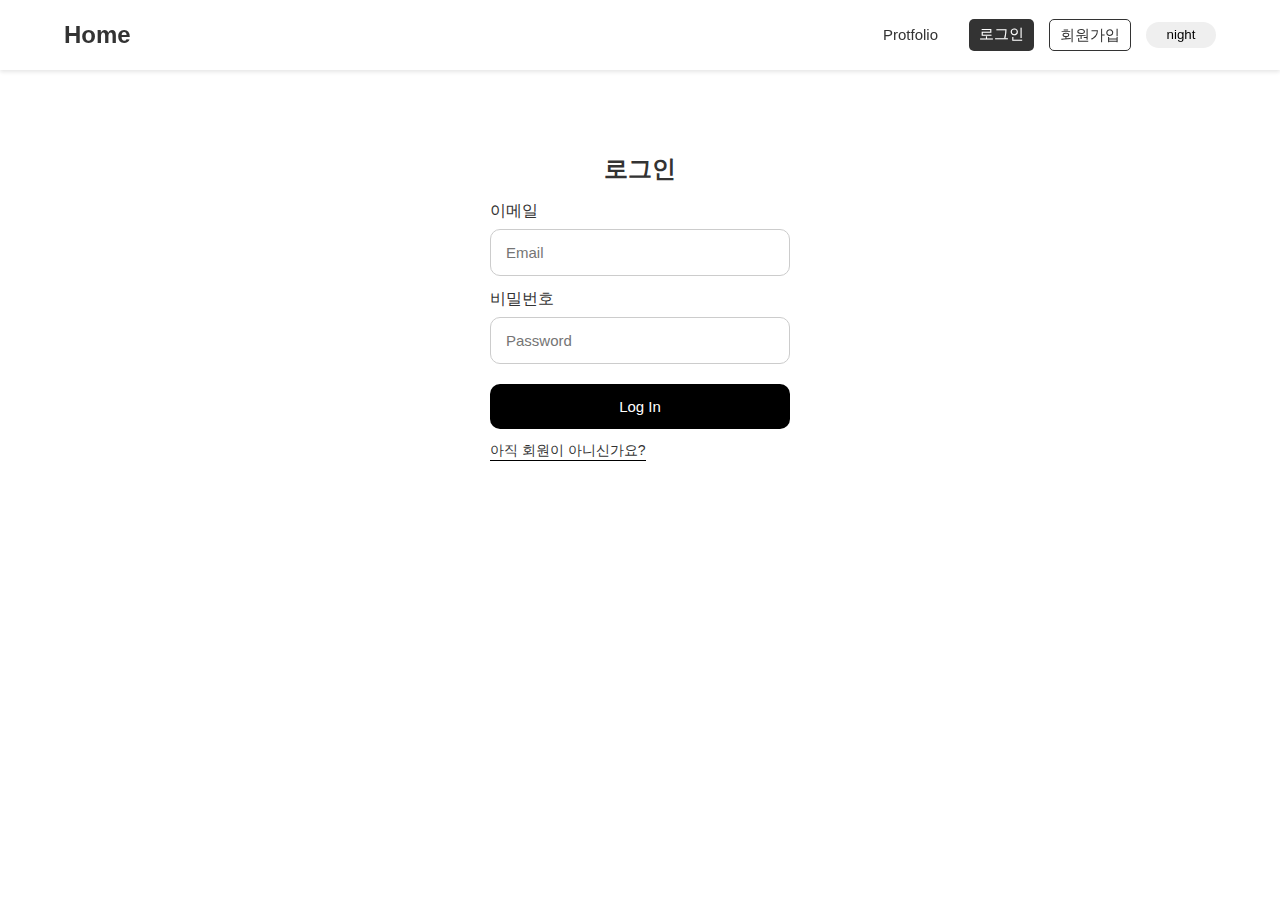
<file: login.html>
<!DOCTYPE html>
<html lang="ko">
<head>
    <meta charset="UTF-8">
    <meta name="viewport" content="width=device-width, initial-scale=1.0">
    <title>포트폴리오</title>
    <link rel="stylesheet" href="./css/style.css">
    <script src="js/colors.js"></script>
</head>
<body>
    <!-- 헤더 -->
    <header>
        <div class="container">
            <nav>
                <div class="logo"><a href="/">Home</a></div>
                <ul id="nav-links">
                    <li><a href="/#portfolio">Protfolio</a></li>
                    <!-- <li><a href="#skills">스킬</a></li> -->
                    <!-- <li><a href="#contact">연락처</a></li> -->
                </ul>
                <ul id="nav-member">
                    <li id="nav-login"><a href="login.html">로그인</a></li>
                    <li id="nav-signup"><a href="join.html">회원가입</a></li>
                </ul>
                <input id="night_day" type="button" value="night" onclick="nightDayHandler(this)">
                <div class="menu-toggle" id="mobile-menu">
                    ☰
                </div>
            </nav>
        </div>
    </header>

    <div id="Login">
        <div class="container">
            <div id="login-form" class="hidden">
                <h2>로그인</h2>
                <form>
                    <label for="login-email">이메일</label>
                    <input type="email" id="login-email" placeholder="Email" required>
                    <label for="login-password">비밀번호</label>
                    <input type="password" id="login-password" placeholder="Password" required>
                    <button type="submit" onclick="logIn(event)">Log In</button>
                </form>
                <p> <a href="join.html">아직 회원이 아니신가요?</a></p>
            </div>
        </div>
    </div>

    <!-- 자바스크립트: 모바일 메뉴 토글 -->
    <script>
        const menuToggle = document.getElementById('mobile-menu');
        const navLinks = document.getElementById('nav-links');

        menuToggle.addEventListener('click', () => {
            navLinks.classList.toggle('active');
        });
    </script>
</body>

</html>
</file>
<file: css/style.css>
/* 기본 스타일 */
* {
    box-sizing: border-box;
    margin: 0;
    padding: 0;
}

body {
    font-family: 'Segoe UI', Tahoma, Geneva, Verdana, sans-serif;
    line-height: 1.6;
    color: #333;
}

a {
    text-decoration: none;
    color: inherit;
}

img {
    max-width: 100%;
    height: auto;
    display: block;
}
ul {
    list-style: none;
}

/* 헤더 스타일 */
header {
    background-color: #fff;
    box-shadow: 0 2px 4px rgba(0,0,0,0.1);
    position: fixed;
    width: 100%;
    top: 0;
    z-index: 1000;
}

.container {
    width: 90%;
    max-width: 1200px;
    margin: auto;
}

nav {
    display: flex;
    align-items: center;
    padding: 1rem 0;
}

.logo {
    font-size: 1.5rem;
    font-weight: bold;
    color: #333;
    margin: 0 auto 0 0;
}

nav ul {
    display: flex;
}

nav ul li {
    margin-left: 15px;
    font-size: 15px;
}

nav ul#nav-links li a {
    padding: 0.5rem 1rem;
    transition: background 0.3s, color 0.3s;
    border-radius: 5px;
}

nav ul#nav-links li a:hover {
    background-color: #f4f4f4;
}

nav ul#nav-member li {border-radius: 5px; padding: 3px 10px;}
nav ul#nav-member li#nav-login {background: #333; color: #fff;}
nav ul#nav-member li#nav-signup {border: 1px solid #333;}

/* 히어로 섹션 */
.hero {
    height: 50vw;
    background: url('/img/coding.jpg') no-repeat center center/cover;
    display: flex;
    align-items: center;
    justify-content: center;
    position: relative;
    margin-top: 60px; /* 헤더 높이 보정 */
}

.hero::after {
    content: '';
    position: absolute;
    top: 0;
    left: 0;
    width: 100%;
    height: 100%;
    background-color: rgba(0,0,0,0.5);
}

.hero-content {
    position: relative;
    color: #fff;
    text-align: center;
    z-index: 1;
}

.hero-content h1 {
    font-size: 3rem;
    margin-bottom: 1rem;
}

.hero-content p {
    font-size: 1.2rem;
}

/* 소개 섹션 */
.about {
    padding: 60px 0;
    background-color: #f9f9f9;
}

.about .content {
    display: flex;
    align-items: center;
    flex-wrap: wrap;
}

.about img {
    flex: 1;
    max-width: 300px;
    border-radius: 10px;
    margin-right: 40px;
}

.about-text {
    flex: 2;
}

.about-text h2 {
    margin-bottom: 20px;
    font-size: 2rem;
}

.about-text p {
    margin-bottom: 10px;
}

/* 포트폴리오 섹션 */
.portfolio {
    padding: 60px 0;
}

.portfolio h2 {
    text-align: center;
    margin-bottom: 40px;
    font-size: 2rem;
}

.portfolio-grid {
    display: grid;
    grid-template-columns: repeat(auto-fit, minmax(300px, 1fr));
    gap: 20px;
}

.portfolio-item {
    border: 1px solid #ddd;
    border-radius: 10px;
    overflow: hidden;
    transition: transform 0.3s, box-shadow 0.3s;
    background-color: #fff;
}

.portfolio-item:hover {
    transform: translateY(-10px);
    box-shadow: 0 10px 20px rgba(0,0,0,0.2);
}

.portfolio-item img {
    width: 100%;
    height: 250px;
    object-fit: cover;
}

.portfolio-item .details {
    padding: 15px;
    text-align: center;
}

.portfolio-item .details h3 {
    margin-bottom: 10px;
    font-size: 1.2rem;
}

/* 스킬 섹션 */
.skills {
    padding: 60px 0;
    background-color: #f9f9f9;
}

.skills h2 {
    text-align: center;
    margin-bottom: 40px;
    font-size: 2rem;
}

.skills-list {
    display: flex;
    justify-content: center;
    flex-wrap: wrap;
    gap: 20px;
}

.skill {
    background-color: #fff;
    padding: 20px;
    border: 1px solid #ddd;
    border-radius: 10px;
    width: 150px;
    text-align: center;
    transition: transform 0.3s, box-shadow 0.3s;
}

.skill:hover {
    transform: translateY(-5px);
    box-shadow: 0 5px 15px rgba(0,0,0,0.1);
}

.skill img {
    width: 50px;
    height: 50px;
    margin-bottom: 10px;
}

.skill p {
    font-size: 1rem;
    color: #333;
}

/* 연락처 섹션 */
.contact {
    padding: 60px 0;
}

.contact h2 {
    text-align: center;
    margin-bottom: 40px;
    font-size: 2rem;
}

.contact-form {
    max-width: 600px;
    margin: auto;
    display: flex;
    flex-direction: column;
    gap: 15px;
}

.contact-form input, .contact-form textarea {
    padding: 10px;
    border: 1px solid #ddd;
    border-radius: 5px;
    font-size: 1rem;
    width: 100%;
}

.contact-form button {
    padding: 10px;
    border: none;
    background-color: #333;
    color: #fff;
    font-size: 1rem;
    border-radius: 5px;
    cursor: pointer;
    transition: background 0.3s;
}

.contact-form button:hover {
    background-color: #555;
}

/* 푸터 스타일 */
footer {
    background-color: #333;
    color: #fff;
    text-align: center;
    padding: 20px 0;
}

.social-links {
    margin: 10px 0;
}

.social-links a {
    margin: 0 10px;
    color: #fff;
    font-size: 1.2rem;
    transition: color 0.3s;
}

.social-links a:hover {
    color: #4CAF50;
}

/* 반응형 디자인 */
@media (max-width: 768px) {
    .about .content {
        flex-direction: column;
        text-align: center;
    }

    .about img {
        margin: 0 0 20px 0;
    }

    nav ul#nav-links {
        flex-direction: column;
        background-color: #333;
        position: absolute;
        top: 60px;
        left: -100%;
        width: 100%;
        transition: left 0.3s;
    }

    nav ul#nav-links.active {
        left: 0;
    }

    nav ul#nav-links li {
        margin: 10px 0;
    }

    .menu-toggle {
        display: block;
        cursor: pointer;
        font-size: 1.5rem;
    }

    .search-bar {
        display: none;
    }
}

/* 메뉴 토글 버튼 */
.menu-toggle {
    display: none;
    color: #fff;
}


/* 로그인 */
#Login {padding: 150px 0; min-height: 100vh;}
#login-form {width: 100%; max-width: 300px; margin: auto;}

#login-form h2 {text-align: center;}
#login-form form label {display: block; margin: 10px 0 0;}
#login-form form input {display: block; width: 100%; border: 1px solid #ccc; border-radius: 10px; line-height: 45px; padding: 0 15px; font-size: 15px; margin: 5px 0 0;}
#login-form form button {display: block; width: 100%; height: 45px; font-size: 15px; margin: 20px 0 0; border: 0; border-radius: 10px; background: #000; color: #fff; cursor: pointer;}

#login-form p {margin: 10px 0 0; font-size: 14px;}
#login-form p a {border-bottom: 1px solid #000; padding: 0 0 2px;}




#Signup {padding: 150px 0; min-height: 100vh;}

#signup-form {width: 100%; max-width: 300px; margin: auto;}
#signup-form h2 {text-align: center;}
#signup-form .profile-img-container {margin: 20px 0 0;}
#signup-form .profile-img-container .profile-img {display: flex; align-items: center; justify-content: center; width: 80px; height: 80px; border-radius: 100%; background: #f0f0f0; margin: auto;}
#signup-form .profile-img-container .profile-img.default img {width: 35px; opacity: .3;}


#signup-form form label {display: block; margin: 10px 0 0;}
#signup-form form input {display: block; width: 100%; border: 1px solid #ccc; border-radius: 10px; line-height: 45px; padding: 0 15px; font-size: 15px; margin: 5px 0 0;}
#signup-form form button {display: block; width: 100%; height: 45px; font-size: 15px; margin: 20px 0 0; border: 0; border-radius: 10px; background: #000; color: #fff; cursor: pointer;}

#signup-form p {margin: 10px 0 0; font-size: 14px;}
#signup-form p a {border-bottom: 1px solid #000; padding: 0 0 2px;}



#view .view-visual {display: flex; align-items: center; justify-items: center; height: 100vh; overflow: hidden;}
#view .view-visual img {width: 100%;}

#view .view-feature {padding: 130px 0 30px;}
#view .view-feature .feature-wrap {display: flex; gap: 50px;}
#view .view-feature .feature-wrap .card h2 {}
#view .view-feature .feature-wrap .card p {font-size: 14px; line-height: 1.4;}

#view .view-picture {padding: 100px 0;}
#view .view-picture .picture-wrap {display: flex; gap: 50px;}
/* #view .view-picture .picture-wrap .card {display: flex; align-items: center; justify-content: center; height: 300px; overflow: hidden;} */

#view .view-picture .picture-wrap .card {width: 100%;}
#view .view-picture .picture-wrap .card img {width: 100%; height: 300px; object-fit: cover; border-radius: 10px;}
#view .view-picture .picture-wrap .card p {font-size: 14px; line-height: 1.4;}


#view .view-text {margin: 0 0 150px;}
#view .view-text p {margin: 0 0 30px;}



#night_day {display: block; width: 70px; line-height: 26px; box-sizing: border-box; margin: 0 0 0 15px; border-radius: 24px; border: 0; cursor: pointer;}



body.night {background: #000; color: #fff;}
body.night header {background: #000;}

body.night nav ul#nav-member li#nav-signup {border: 1px solid #fff;}
body.night nav ul#nav-links li a:hover {background-color: #222;}
body.night .logo {color: #fff;}


body.night .about {background: #000;}
body.night .portfolio-item {border: 0;}
body.night .portfolio-item .details h3 {color: #000;}
body.night .portfolio-item .details p {color: #000;}


body.night #login-form form input {background: #222;}
body.night #login-form form button {background: #fff; color: #000;}
body.night #login-form p a {border-color: #fff;}


body.night #signup-form form input {background: #222;}
body.night #signup-form form button {background: #fff; color: #000;}
body.night #signup-form p a {border-color: #fff;}
</file>
<file: css/practice.css>
@import url('https://fonts.googleapis.com/css2?family=Black+Han+Sans&family=Gasoek+One&family=Jua&family=Nanum+Pen+Script&family=Noto+Sans+KR:wght@100..900&display=swap');

/* common */
.practice {}
.practiceTit {text-align: center; margin: 0 0 100px;}
.practice .contents {margin: 0 0 50px;}
.practice .contents .chaper {margin: 20px 0;}
.practice .contents .chaper p {margin: 0 0 20px;}

#practice9 {padding: 150px 0;}


#chap6-1 ul {display: flex; gap: 20px;}
#chap6-1 ul li {flex: 1; line-height: 100px; text-align: center; border: 5px solid #000;}
#chap6-1 ul li.textClass {border: 5px solid green;}

#chap6-2 ul {display: flex; gap: 20px;}
#chap6-2 ul li:nth-child(1) {border: 5px solid gray !important;}
#chap6-2 ul li {flex: 1; line-height: 100px; text-align: center; border: 5px solid #000;}
#chap6-2 ul li.textClass {border: 5px solid green;}
#chap6-2 ul li#testId {border: 5px solid blue;}


#chap6-3 ul {display: flex; gap: 20px; border: 5px solid black; color: red; padding: 20px;}
#chap6-3 ul li {flex: 1; line-height: 60px; text-align: center; border: 5px solid #000;}


#chap7-1 ul li {font-size: 50px; white-space: nowrap; overflow: hidden;}
#chap7-2 ul li {font-size: 30px; padding: 10px;}


#chap8-1 ul {display: flex; gap: 20px; justify-content: center;}
#chap8-1 ul li {width: 250px; height: 250px; white-space: nowrap; overflow: hidden; background: url('/img/cat.jpg') no-repeat center center; background-size: cover;}
#chap8-1 ul li:nth-child(1) {}
#chap8-1 ul li:nth-child(2) {border-radius: 20px;}
#chap8-1 ul li:nth-child(3) {border-radius: 50%;}


#chap10-1 ul {display: flex; gap: 20px; border: 5px solid black; padding: 20px;}
#chap10-1 ul > * {flex: 1; line-height: 100px; border: 5px solid black; text-align: center;}

#chap10-1 ul:nth-of-type(1) div {border: 5px solid blue;}
#chap10-1 ul:nth-of-type(2) > li {display: flex; justify-content: center; line-height: 60px; padding: 10px; gap: 20px; text-align: center; border: 5px solid purple;}
#chap10-1 ul:nth-of-type(2) li span {flex: 1; display: block; border: 5px solid black;}
#chap10-1 ul:nth-of-type(3) div + li {border: 5px solid green;}
#chap10-1 ul:nth-of-type(4) div ~ li {border: 5px solid red;}


#chap10-2 ul {display: flex; gap: 20px;}
#chap10-2 ul li {flex: 1;}
#chap10-2 ul li a {display: block; width: 100%; line-height: 100px; border: 5px solid black; text-align: center;}
#chap10-2 ul:nth-of-type(1) li a[href] {border-color: gray;}
#chap10-2 ul:nth-of-type(1) li a[target="_blank"] {border-color: blue;}

#chap10-2 ul:nth-of-type(2) li {border: 5px solid black; line-height: 100px; text-align: center;}
#chap10-2 ul:nth-of-type(2) li[class~="test1"] {border: 5px solid red;}
#chap10-2 ul:nth-of-type(2) li[class|="test2"] {border: 5px solid green;}
#chap10-2 ul:nth-of-type(2) li[class^="test3"] {border: 5px solid blue;}
#chap10-2 ul:nth-of-type(2) li[class*="test4"] {border: 5px solid purple;}
#chap10-2 ul:nth-of-type(2) li[class*="test5"] {border: 5px solid yellowgreen;}

#chap10-3 div {height: 100px; border: 5px solid black;}
#chap10-3 div:nth-of-type(1):active {background: red;}
#chap10-3 div:nth-of-type(2):hover {background: #c0c0c0}
#chap10-3 input:focus {outline: none; border-color: blue}

#chap11-1 ul {display: flex; gap: 20px; justify-content: center; flex-wrap: wrap;}
#chap11-1 ul li .img {width: 250px; height: 250px;}
#chap11-1 ul li .img img {width: 100%; height: 100%; object-fit: cover; transition: transform 0.5s;}
#chap11-1 ul li.scale .img {overflow: hidden;}
#chap11-1 ul li.scale:hover .img img {transform: scale(1.2);}
#chap11-1 ul li.translate:hover .img img {transform: translate(10px, 10px);}
#chap11-1 ul li.rotate:hover .img img {transform: rotate(5deg);}

#chap11-2 ul {display: flex; gap: 20px; justify-content: center; height: 500px; border: 5px solid black; padding: 20px;}
#chap11-2 ul li {flex: 1;}
#chap11-2 ul li div {height: 100px; background: black; color: #fff; text-align: center; transition: height 0.5s;}
#chap11-2 ul:hover li div {height: 100%;}
#chap11-2 ul:hover li:nth-of-type(1) div {transition-timing-function: ease;} 
#chap11-2 ul:hover li:nth-of-type(2) div {transition-timing-function: linear;} 
#chap11-2 ul:hover li:nth-of-type(3) div {transition-timing-function: ease-in;} 
#chap11-2 ul:hover li:nth-of-type(4) div {transition-timing-function: ease-out;} 


#chap11-3 ul {display: flex; gap: 20px; justify-content: center;}
#chap11-3 ul li {width: 250px; height: 250px; background: url('/img/cat.jpg') no-repeat center center; background-size: cover;}
#chap11-3 ul li:nth-of-type(1) {animation: test1 5s infinite linear;}
#chap11-3 ul li:nth-of-type(2) {animation: test2 2s infinite linear alternate-reverse;}
#chap11-3 ul li:nth-of-type(3) {animation: test3 2s infinite;}
@keyframes test1 {
    from {transform: rotate(0);}
    to {transform: rotate(360deg);}
}
@keyframes test2 {
    from {transform: scale(1);}
    to {transform: scale(1.2);}
}
@keyframes test3 {
    from {border-radius: 0;}
    to {border-radius: 50%;}
}


#chap12-1 ul {display: flex; border: 5px solid black; flex-wrap: wrap;}
#chap12-1 ul li {width: calc(100% / 5); padding: 10px;}
#chap12-1 ul li div {line-height: 150px; text-align: center; border: 5px solid black;}
#chap12-1 ul li div::after {content: "5개";}

@media (max-width: 1440px) {
    #chap12-1 ul li {width: calc(100% / 4);}
    #chap12-1 ul li div::after {content: "4개";}    
}
@media (max-width: 1024px) {
    #chap12-1 ul li {width: calc(100% / 3);}
    #chap12-1 ul li div::after {content: "3개";}    
}
@media (max-width: 768px) {
    #chap12-1 ul li {width: calc(100% / 2);}
    #chap12-1 ul li div::after {content: "2개";}    
}
@media (max-width: 576px) {
    #chap12-1 ul li {width: calc(100% / 1);}
    #chap12-1 ul li div::after {content: "1개";}    
}

#chap12-2 ul {display: flex; border: 5px solid black; flex-wrap: wrap; padding: 20px; gap: 20px;}
#chap12-2 ul li {width: 150px; line-height: 60px; text-align: center; padding: 10px; background: black; color: #fff;}

#chap12-2 ul:nth-of-type(2) {justify-content: center;}
#chap12-2 ul:nth-of-type(3) {justify-content: flex-end;}
#chap12-2 ul:nth-of-type(4) {justify-content: space-between;}
#chap12-2 ul:nth-of-type(5) {justify-content: space-around;}

#chap12-2 ul:nth-of-type(n + 6) {height: 300px;}
#chap12-2 ul:nth-of-type(n + 6) li {flex: 1;}
#chap12-2 ul:nth-of-type(6) {align-items: flex-start;}
#chap12-2 ul:nth-of-type(7) {align-items: center;}
#chap12-2 ul:nth-of-type(8) {align-items: flex-end;}
#chap12-2 ul:nth-of-type(9) {align-items: flex-start;}
#chap12-2 ul:nth-of-type(9) li:nth-child(2) {align-self: flex-end;}
#chap12-2 ul:nth-of-type(9) li:nth-child(4) {align-self: center;}

#chap12-3 ul {display: grid; grid-template-columns:repeat(5, 1fr); grid-gap:20px;}
#chap12-3 ul li {background: black; color: #fff; line-height: 100px;}
#chap12-3 ul li div {display: flex; align-items: center; justify-content: center; height: 100%;}
#chap12-3 ul li:nth-child(1) {grid-column:1/3; grid-row: 1/3;}
#chap12-3 ul li:nth-child(7) {grid-column:5/6; grid-row: 2/4;}
#chap12-3 ul li:nth-child(13) {grid-column:2/4; grid-row: 4/4;}


#chap13-1 ul {display: flex; gap: 20px;}
#chap13-1 ul li {flex: 1;}
#chap13-1 ul li button {line-height: 100px;background: black; color: #fff; width: 100%; border: 0; border-radius: 10px; cursor: pointer;}
</file>
